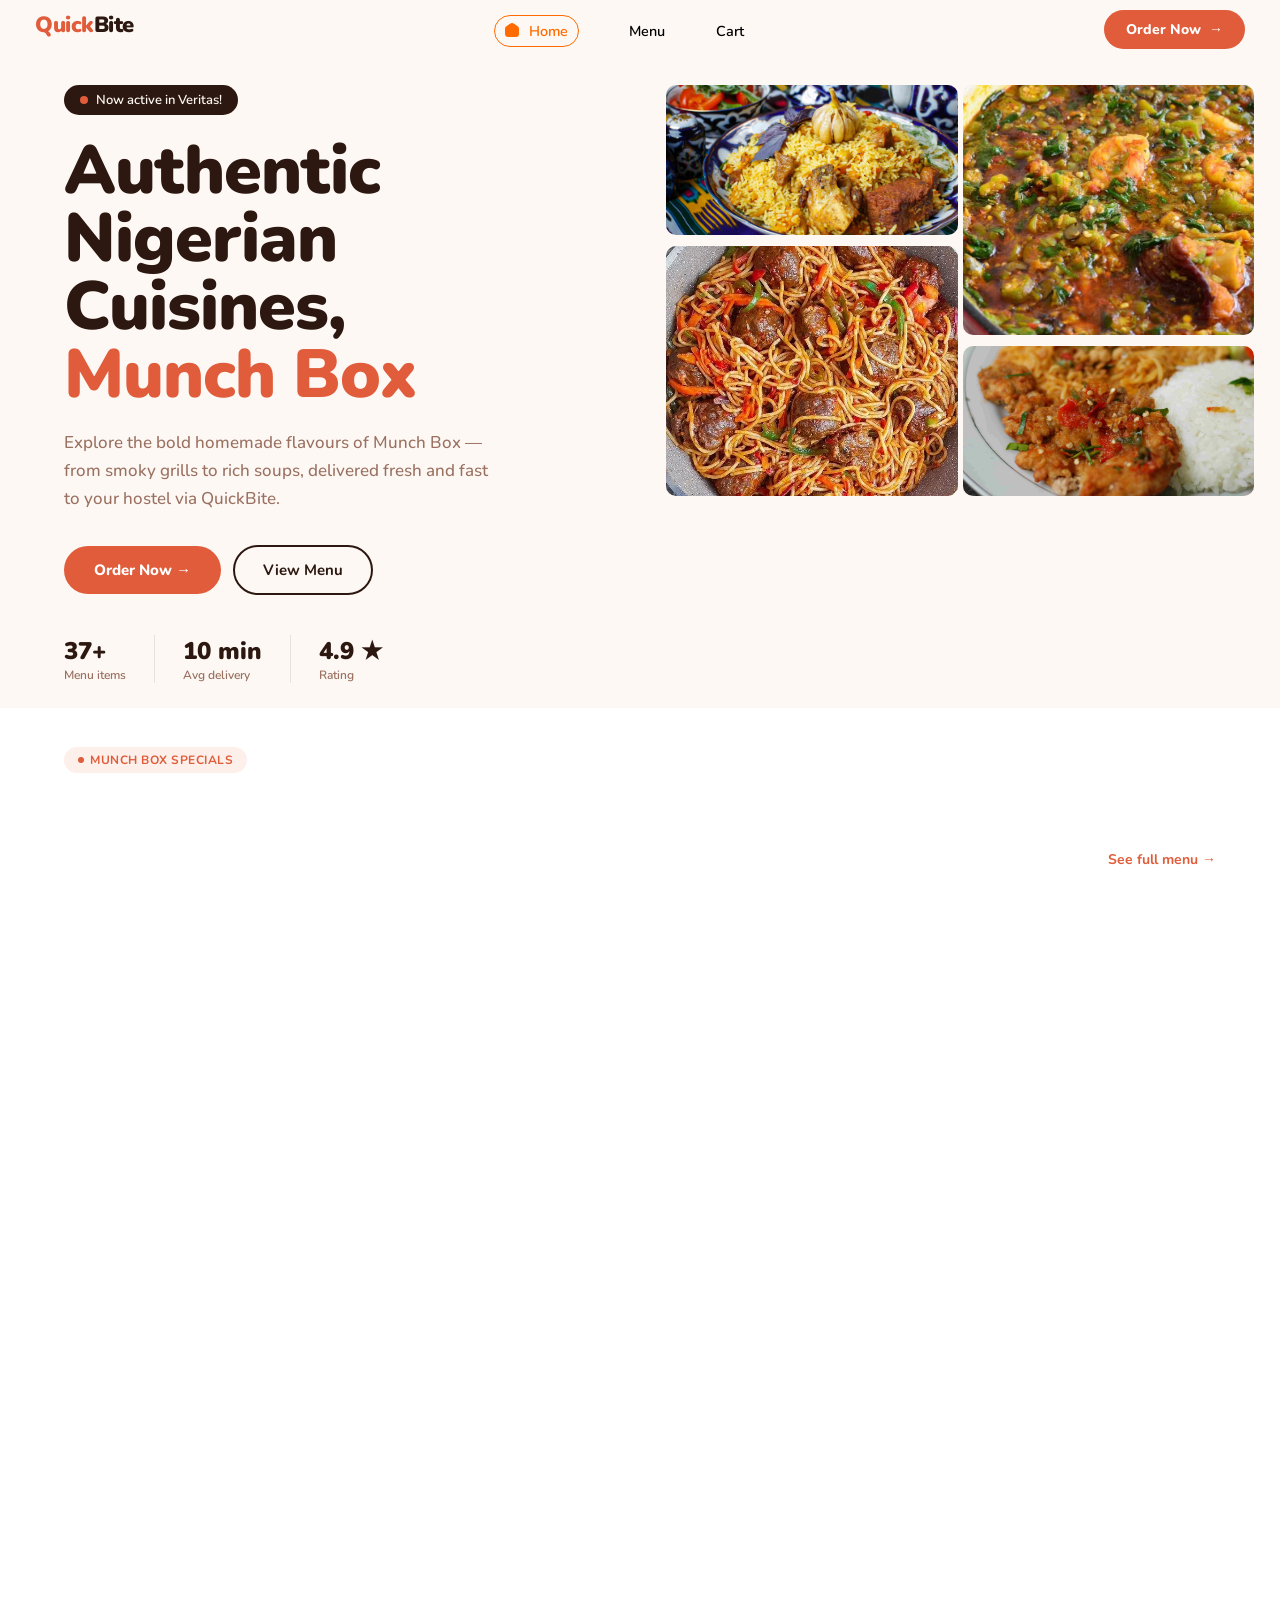
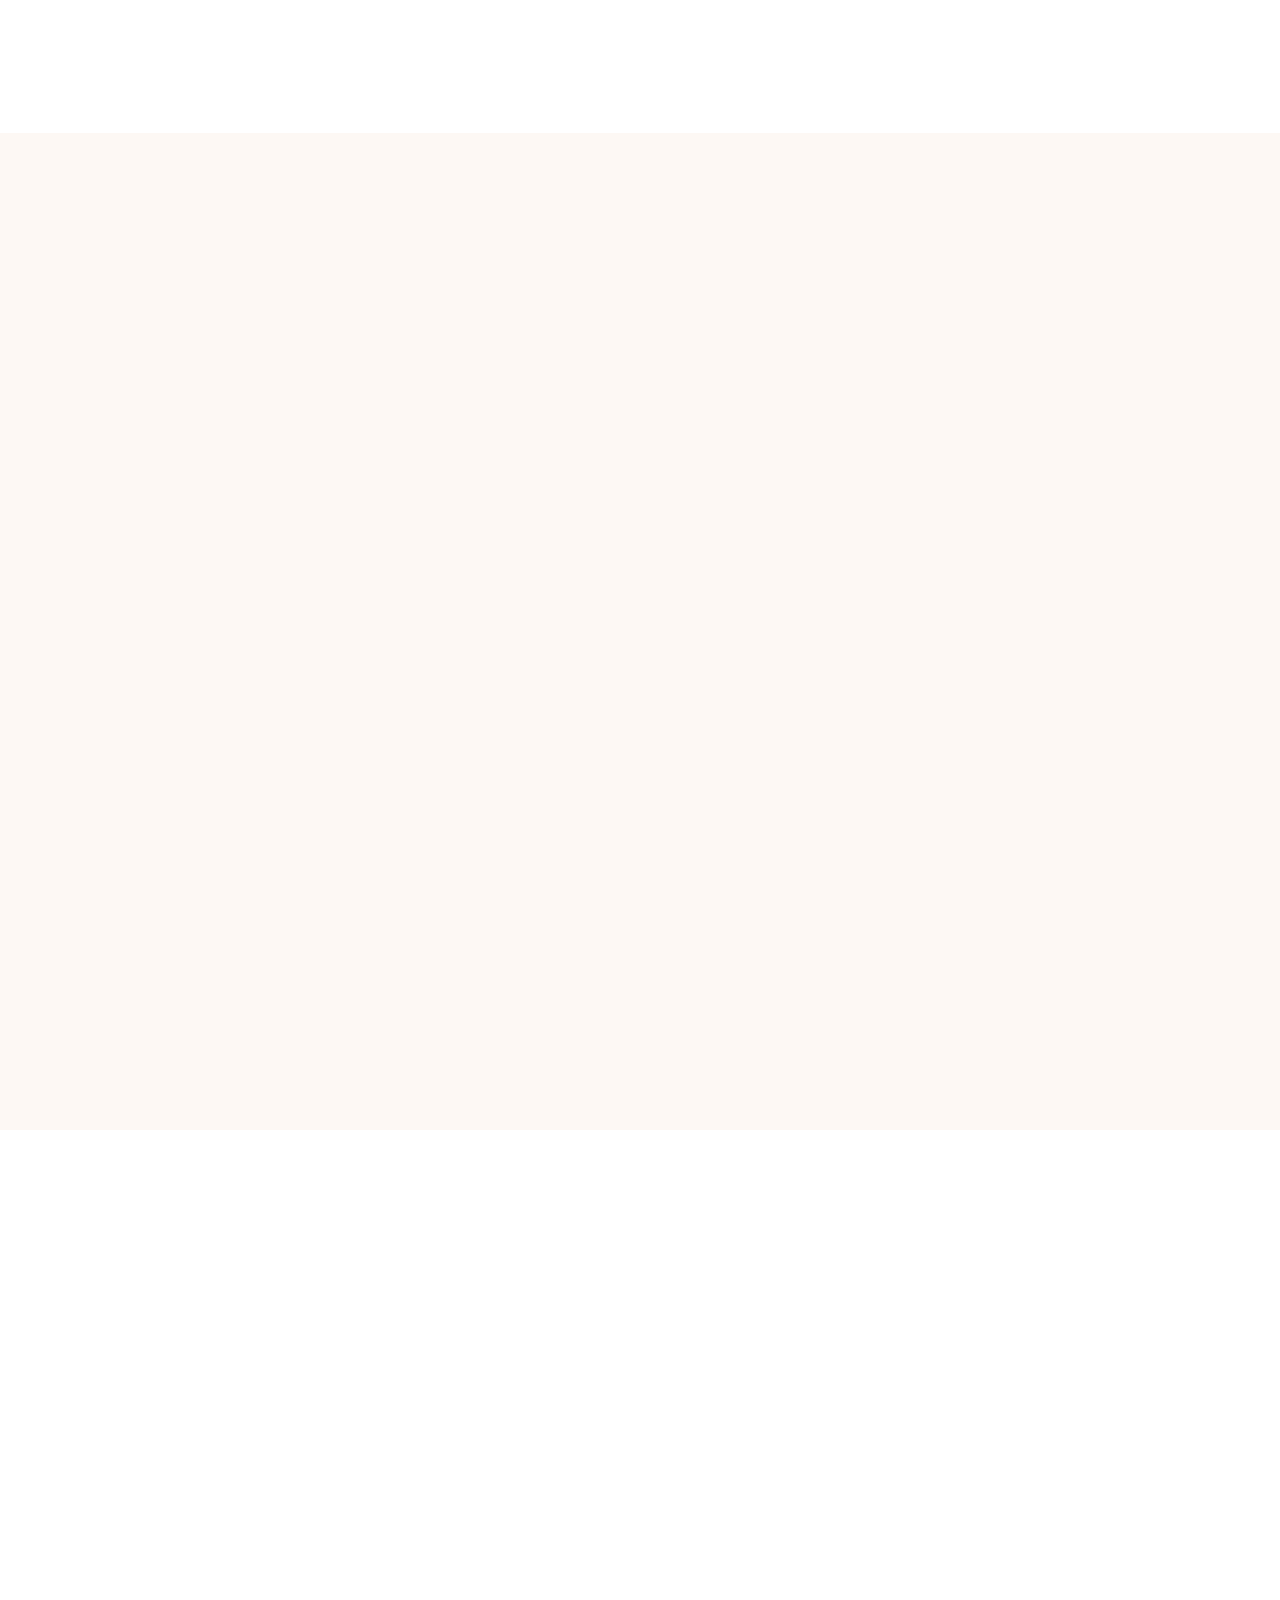
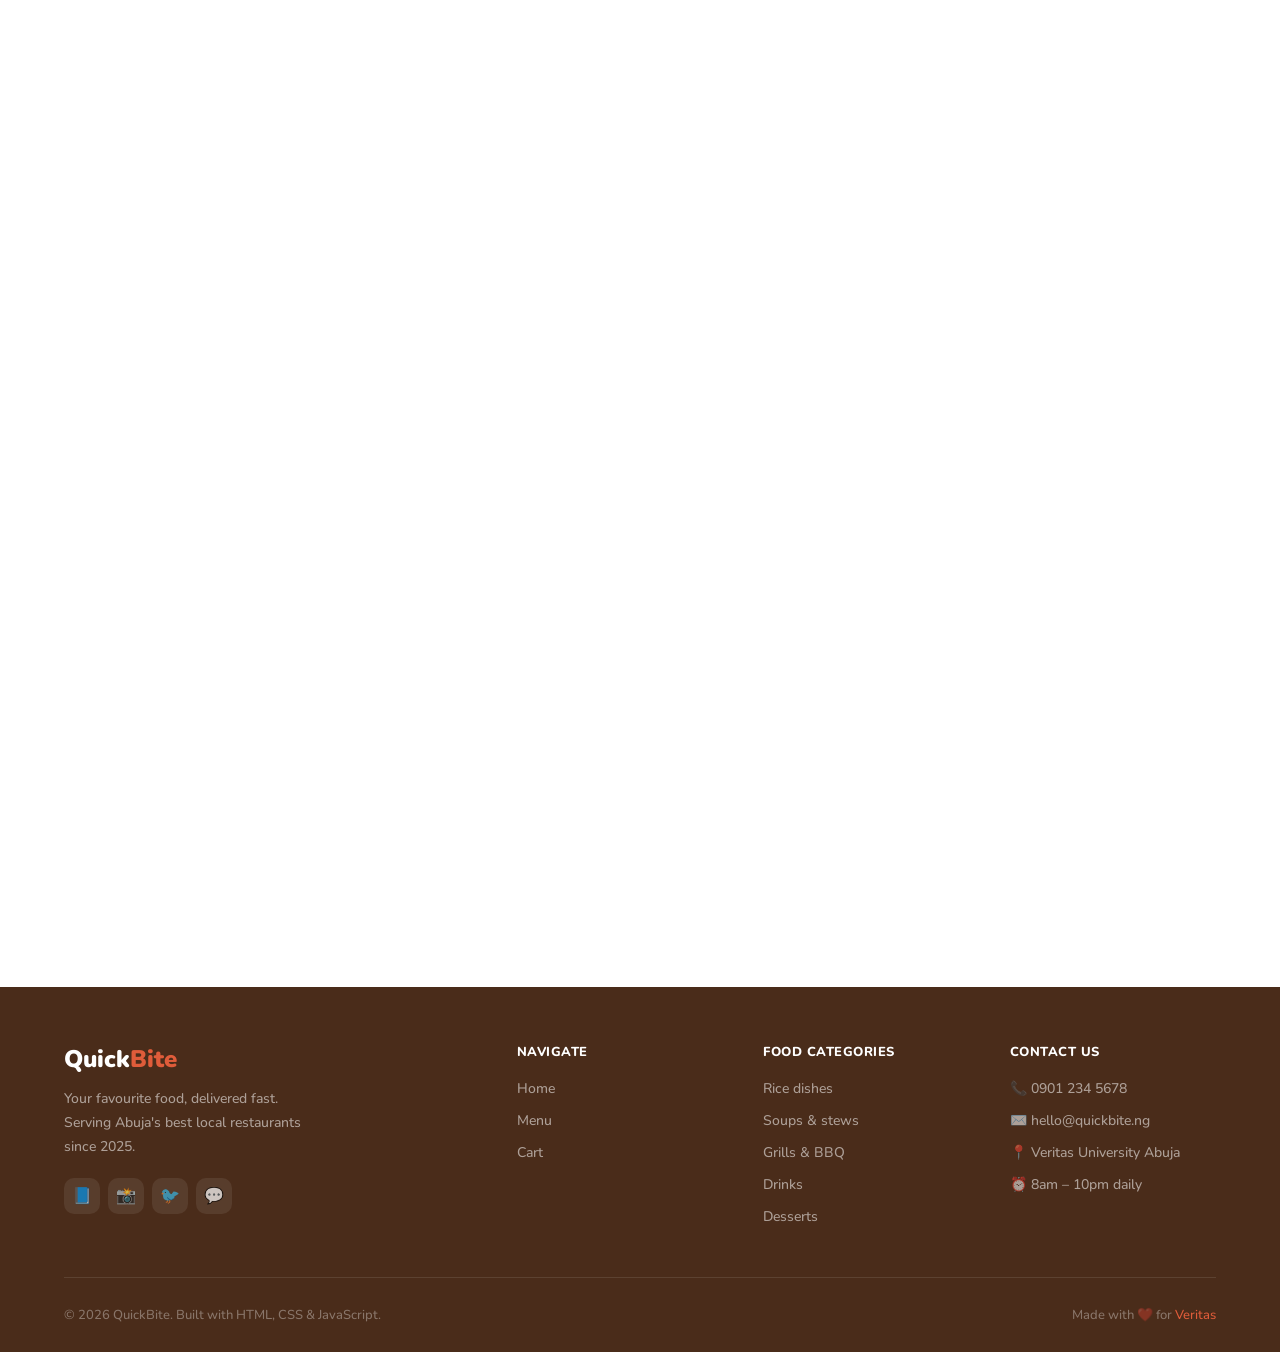
<file: index.html>
<!DOCTYPE html>
<html lang="en">
<head>
    <meta charset="UTF-8">
    <meta name="viewport" content="width=device-width, initial-scale=1.0">
    <link href="https://unpkg.com/aos@2.3.1/dist/aos.css" rel="stylesheet">
    
    <link rel="stylesheet" href="styles/style.css">
    <link rel="stylesheet" href="styles/index.css">
    
    <title>Home Page</title>
</head>

<body>

    <!-- //////////////////////////HEADER SECTION -->
    <header>

        <div class="logo">
           <a href="index.html" class="nav-logo">Quick<span>Bite</span></a>
        </div>


        <nav>
            <ul>
                <a href="index.html" >
                    <div class="active">
                     <img src="icons/house-blank (1).png" alt="">
                    <li>home</li>
                    </div>
                    
                </a>
                <a href="menu.html">
                    <!-- <img src="icons/rectangle-list.png" alt=""> -->
                    <li>menu</li>
                </a>
                
                <a href="cart.html">
                    <!-- <img src="" alt=""> -->
                    <li>cart</li>
                </a>
            </ul>
        </nav>


        <div class="right">
           

            <button class = "order">order now</button>
        </div>

    </header>
    <!-- ///////////////////HEADER SECTION ENDS HERE -->

    <main>


    
    <!-- /////////////////////////////// HERO SECTION -->

    <div class="hero">


        
        <!-- ///////////// SECTION1 -->
        <div class="section1">
            <div class="hero-pill">
      <div class="hero-pill-dot"></div>
      Now active in Veritas!
    </div>
         <h1 class="first_text">Authentic  <br>Nigerian Cuisines, <br> <span>Munch Box</span> </h1>
         <p>Explore the bold homemade flavours of Munch Box — from smoky grills to rich soups, delivered fresh and fast to your hostel via QuickBite.</p> 
        <div class="cta">
            <button class="order" id = "orders">Order Now →</button>
            <button class="view">view menu</button>
        </div>
         <div class="hero-stats">
      <div class="stat">
        <span class="stat-num">37+</span>
        <span class="stat-lbl">Menu items</span>
      </div>
      <div class="stat-divider"></div>
      <div class="stat">
        <span class="stat-num">10 min</span>
        <span class="stat-lbl">Avg delivery</span>
      </div>
      <div class="stat-divider"></div>
      <div class="stat">
        <span class="stat-num">4.9 ★</span>
        <span class="stat-lbl">Rating</span>
      </div>
    </div>
        </div>
        <!--  /////////////////SECTION1 ENDS HERE -->


        <!-- ///////////////////////SECTION2 -->
        <div class="section2">

            <div class="content1">
                <div class="box1">
                    <img src="images/eugene-krasnaok-ojDzHZHcVx4-unsplash.jpg" alt="">
                </div>
                <div class="box2">
                    <img src="images/spaghetti.webp" alt="">
                </div>
            </div>
            <div class="content2">
                <div class="box3">
                    <img src="images/okro soup.webp" alt="">
                </div>
                <div class="box4">
                    <img src="images/rakhmat-suwandi-aseI9y_OCHs-unsplash.jpg" alt="">
                </div>
            </div>

        </div>
        <!-- ////////////////////////SECTION2 ENDS HERE -->

        
    </div>

    <!-- /////////////////////HERO SECTION ENDS HERE -->

        
            <!-- //////////////////FEATURED FOOD SECTION -->

        <div class="featured">

            <div class="featured-header">
    <div>
      <div data-aos="fade-right" class="section-tag">MUNCH BOX SPECIALS</div>
      <h2  data-aos="fade-right" class="section-heading">Today's Best Picks</h2>
      <p data-aos="fade-right"class="section-sub">Freshly prepared and ready to order right now.</p>
    </div>
    <a href="menu.html" class="see-all">See full menu →</a>
  </div>
             
            <div class="container">
                <div class="content1">

                    <!--////////// POPULAR DISH -->
                    <div data-aos="zoom-in-up"  class="box1">
                      <div class="food-img">
                        <img src="images/mohammad-fahim-pvqcYluq7UI-unsplash.jpg" alt="">
                       
                    </div>
                    <div class="food-content">
                        <div>
                        <div class="food-cat">Rice dishes</div>
                        <div class="food-name">Jollof Rice + Chicken</div>
                        <p class="food-desc">The classic Nigerian party rice, slow-cooked in rich tomato stew with a smoky finish. Served with a whole grilled chicken leg.</p>
                        </div>
                        <div class="food-footer">
                        <span class="food-price">₦2,800</span>
                        <button id = "take" onclick="window.location.href = 'menu.html'">view  →</button>
                        </div>
                    </div>
                    </div>


                    <div class="mid">
                        <div data-aos="zoom-in-up" class="box2">
                            <img src="images/abacha.webp" alt="">
                            <div class="overlay-text">
                                <p>Exclusively at</p>
                                <h4>Munch Box</h4>
                                <button id = "take" onclick="window.location.href = 'menu.html'">view  →</button>
                            </div>
                        </div>
                        <div data-aos="zoom-in-up" class="box3">
                            <img src="images/pepper soup.webp" alt="">
                             <div class="overlay-text">
                                <p>Exclusively at</p>
                                <h4>Munch Box</h4>
                                <button id = "take" onclick="window.location.href = 'menu.html'">view  →</button>
                            </div>
                        </div>
                    </div>
                    <div data-aos="zoom-in-up" class="box4">
                        <img src="images/yoad-shejtman-8ctWCIEFtss-unsplash.jpg" alt="">
                        <div class="overlay-text">
                                <p>Exclusively at</p>
                                <h4>Munch Box</h4>
                                <button id = "take" onclick="window.location.href = 'menu.html'">view  →</button>
                            </div>
                    </div>
                </div>

                <div class="content2">
                    <div class="top">
                        <div data-aos="zoom-in-up" class="box5">
                            
      <div class="food-img" style="font-size:52px">
        <img src="images/Egusi Soup & Fufu.webp" alt="">
      </div>
      <div class="food-content">
        <div class="food-cat">Soups</div>
        <div class="food-name">Egusi Soup</div>
        <p class="food-desc">With pounded yam or eba</p>
        <div class="food-footer">
          <span class="food-price">₦1,800</span>
          <button id = "take" onclick="window.location.href = 'menu.html'">view  →</button>
        </div>
      
    </div>
                        </div>
                        <div data-aos="zoom-in-up" class="box6">
                            <div class="food-img" style="font-size:52px">
                                <img src="images/marek-mucha-a74X5kHDs20-unsplash.jpg" alt="">
        <!-- <span class="food-badge" style="background:var(--brown)">New</span> -->
      </div>
      <div class="food-content">
        <div class="food-cat">Grills</div>
        <div class="food-name">Suya Chicken</div>
        <p class="food-desc">Spicy skewered perfection</p>
        <div class="food-footer">
          <span class="food-price">₦2,500</span>
          <button id = "take" onclick="window.location.href = 'menu.html'">view  →</button>
        </div>
      </div>
                        </div>
                    </div>
                    
                    <div data-aos="zoom-in-up" class="box7">
                        <div class="food-img">
                        <img src="images/fried rice.webp" alt="">
                       
                    </div>
                    <div class="food-content">
                        <div>
                        <div class="food-cat">Rice dishes</div>
                        <div class="food-name">Jollof Rice + Chicken</div>
                        <p class="food-desc">The classic Nigerian party rice, slow-cooked in rich tomato stew with a smoky finish. Served with a whole grilled chicken leg.</p>
                        </div>
                        <div class="food-footer">
                        <span class="food-price">₦2,800</span>
                       <button id = "take" onclick="window.location.href = 'menu.html'">view  →</button>
                        </div>
                    </div>
                    </div>

                    <div class="bottom">
                        <div data-aos="zoom-in-up" class="box8">
                            <img src="images/beans.webp" alt="">
                             <div class="overlay-text">
                                <p>Exclusively at</p>
                                <h4>Munch Box</h4>
                                <button id = "take" onclick="window.location.href = 'menu.html'">view  →</button>
                            </div>
                        </div>
                        <div data-aos="zoom-in-up" class="box9">
                            <img src="images/mac.webp" alt="">
                             <div class="overlay-text">
                                <p>Exclusively at</p>
                                <h4>Munch Box</h4>
                                <button id = "take" onclick="window.location.href = 'menu.html'">view  →</button>
                            </div>
                        </div>
                    </div>
                </div>
            </div>

        </div>
        <!--//////////////////////////////// FEATURED SECTIONN ENDS HERE -->


        <!-- //////////////////WHY CHOOSE US SECTION -->

        <div class="why">
        <div class="why-header">
    <div data-aos="fade-up" class="section-tag">Why QuickBite</div>
    <h2 data-aos="fade-up" class="section-heading">Cooked with Heart, <br>Delivered with speed</h2>
    <p data-aos="fade-up" class="section-sub">More than just delivery — a taste of home, every single time.</p>
  </div>

  <div class="container">
    <div class="content">
      <div class="top">
        <div data-aos="fade-right" class="left">
            <div class="text">
                <h3>Easy reorders </h3>
            <p>Your order history is saved so you can reorder your favourites in one tap.</p>
            </div>
            <img src="images/undraw_order-food_c92i.svg" alt="">
        </div>
        <div class="right">
            <div data-aos="fade-left" class="right_top">
                <div class="text">
                    <h3>fast delivery</h3>
                <p>Our riders are fast, our kitchen is ready, and your food arrives hot every time.</p>
                </div>
                <img src="images/undraw_on-the-way_zwi3.svg" alt="">                
            </div>
            <div class="right_bottom">
                <div data-aos="zoom-in" class="box1">
                    <div class="text">
                         <h3>fresh ingredients</h3>
                    <p>Every meal is prepared fresh by skilled local chefs — no frozen shortcuts.</p>
                    </div>
                    <img src="images/undraw_eating-together_mr7m.svg" alt="">                   
                </div>
                <div data-aos="zoom-in" class="box2">
                    <div class="text">
                        <h3>affordable prices</h3>
                    <p>Cash on delivery, bank transfer, or card — all payment methods accepted.</p>
                    </div>
                    <img src="images/undraw_wallet_diag.svg" alt="">
                </div>
            </div>
        </div>
      </div>
      <div data-aos="fade-up" class="bottom">
        <div class="text">
            <h3>rated the #1 food app in veritas</h3>
        <p>Over 12,000 happy customers have made QuickBite their go-to for daily meals and special occasions</p>
        </div>
        <img src="images/undraw_user-feedback_5fp8.svg" alt="">
      </div>
  </div>

  </div>
        </div>
        <!--///////////////// WHY CHOOSE US SECTION ENDS HERE -->



        <!--////////// HOW IT WORKS SECTION -->

        <div class="how">
        <div class="how-header">
    <div data-aos="fade-right" class="section-tag">The process</div>
    <h2 data-aos="fade-right" class="section-heading">Ordering is Simple</h2>
    <p data-aos="fade-right" class="section-sub">Four easy steps from craving to your doorstep.</p>
  </div>

  <div class="container">
    <div class="section1">
        <div class="content">
            <div class="card">
                <div data-aos="fade-right" class="image">
                    <img src="images/undraw_order-food_c92i.svg" alt="">
                </div>
                <div class="text">Browse the menu</div>
            </div>
            
            <div class="card" style="margin-left: 20%;">
                <div class="text">add to cart</div>
                <div data-aos="fade-right" class="image">
                    <img src="images/undraw_shopping-app_b80f.svg" alt="">
                </div>
                
            </div>
            <div class="card">
               <div data-aos="fade-right" class="image">
                <img src="images/undraw_details_sgb2.svg" alt="">
               </div>
                <div class="text">enter delivery details</div>
            </div>
            <div class="card" style="margin-left: 20%">
                <div class="text">get it delivered</div>
                <div data-aos="fade-right" class="image">
                    <img src="images/undraw_on-the-way_zwi3.svg" alt="">
                </div>
                
            </div>
            
        </div>
    </div>
    <div class="section2">
        <div  data-aos="fade-left" class="text" style="margin-top: 50px;">
            <div class="count">step 1</div>
            <h3>browse the menu</h3>
            <p>Open QuickBite and explore hundreds of dishes from local restaurants. Filter by category, price, or rating to find exactly what you're craving.</p>
        </div>
         <div data-aos="fade-left" class="text" style="margin-top: 50px;">
            <div class="count">step 2</div>
            <h3>add to cart</h3>
            <p>Tap the + button on any dish to add it. Adjust quantities, add special instructions, and review your cart before checkout.</p>
        </div>
         <div data-aos="fade-left" class="text" style="margin-top: 50px;">
            <div class="count">step 3</div>
            <h3>enter delivery details</h3>
            <p>Fill in your name, address, and phone number. Choose your preferred payment method — cash or card.</p>
        </div>
         <div data-aos="fade-left" class="text" style="margin-top: 30px;">
            <div class="count">step 4</div>
            <h3>get it delivered</h3>
            <p>Open QuickBite and explore hundreds of dishes from local restaurants. Filter by category, price, or rating to find exactly what you're craving.</p>
        </div>
    </div>
  </div>
        </div>
        <!-- ///////////////HOW IT WORKS SECTION ENDS HERE -->


        <!--/////////// FINAL QUESTION SECTION -->
        <div class="final">
            <h2 data-aos="fade-up">ready to enjoy your meal?</h2>
            <div data-aos="fade-up" class="button">
                <button onclick="window.location.href = 'menu.html'">order now</button>
            </div>
        </div>
        
        </main>
        <!-- ////////////FINAL QUESTION SECTION ENDS HERE -->

        <!-- ── FOOTER ── -->
<footer>
  <div class="footer-top">
    <div class="footer-brand">
      <div class="footer-logo">Quick<span>Bite</span></div>
      <p>Your favourite food, delivered fast. Serving Abuja's best local restaurants since 2025.</p>
      <div class="footer-social">
        <div class="social-btn">📘</div>
        <div class="social-btn">📸</div>
        <div class="social-btn">🐦</div>
        <div class="social-btn">💬</div>
      </div>
    </div>

    <div class="footer-col">
      <h4>Navigate</h4>
      <ul>
        <li><a href="index.html">Home</a></li>
        <li><a href="menu.html">Menu</a></li>
        <li><a href="cart.html">Cart</a></li>
      </ul>
    </div>

    <div class="footer-col">
      <h4>Food categories</h4>
      <ul>
        <li><a href="menu.html">Rice dishes</a></li>
        <li><a href="menu.html">Soups & stews</a></li>
        <li><a href="menu.html">Grills & BBQ</a></li>
        <li><a href="menu.html">Drinks</a></li>
        <li><a href="menu.html">Desserts</a></li>
      </ul>
    </div>

    <div class="footer-col">
      <h4>Contact us</h4>
      <ul>
        <li><a href="#">📞 0901 234 5678</a></li>
        <li><a href="#">✉️ hello@quickbite.ng</a></li>
        <li><a href="#">📍 Veritas University Abuja</a></li>
        <li><a href="#">⏰ 8am – 10pm daily</a></li>
      </ul>
    </div>
  </div>

  <div class="footer-bottom">
    <span>&copy; <span id="year"></span> QuickBite. Built with HTML, CSS & JavaScript.</span>
    <span>Made with ❤️ for <a href="#">Veritas</a></span>
  </div>
</footer>


<script src="scripts/index.js"></script>
   
</body>
<script src="https://unpkg.com/aos@2.3.1/dist/aos.js"></script>
<script>
  AOS.init();
</script>
</html>
</file>
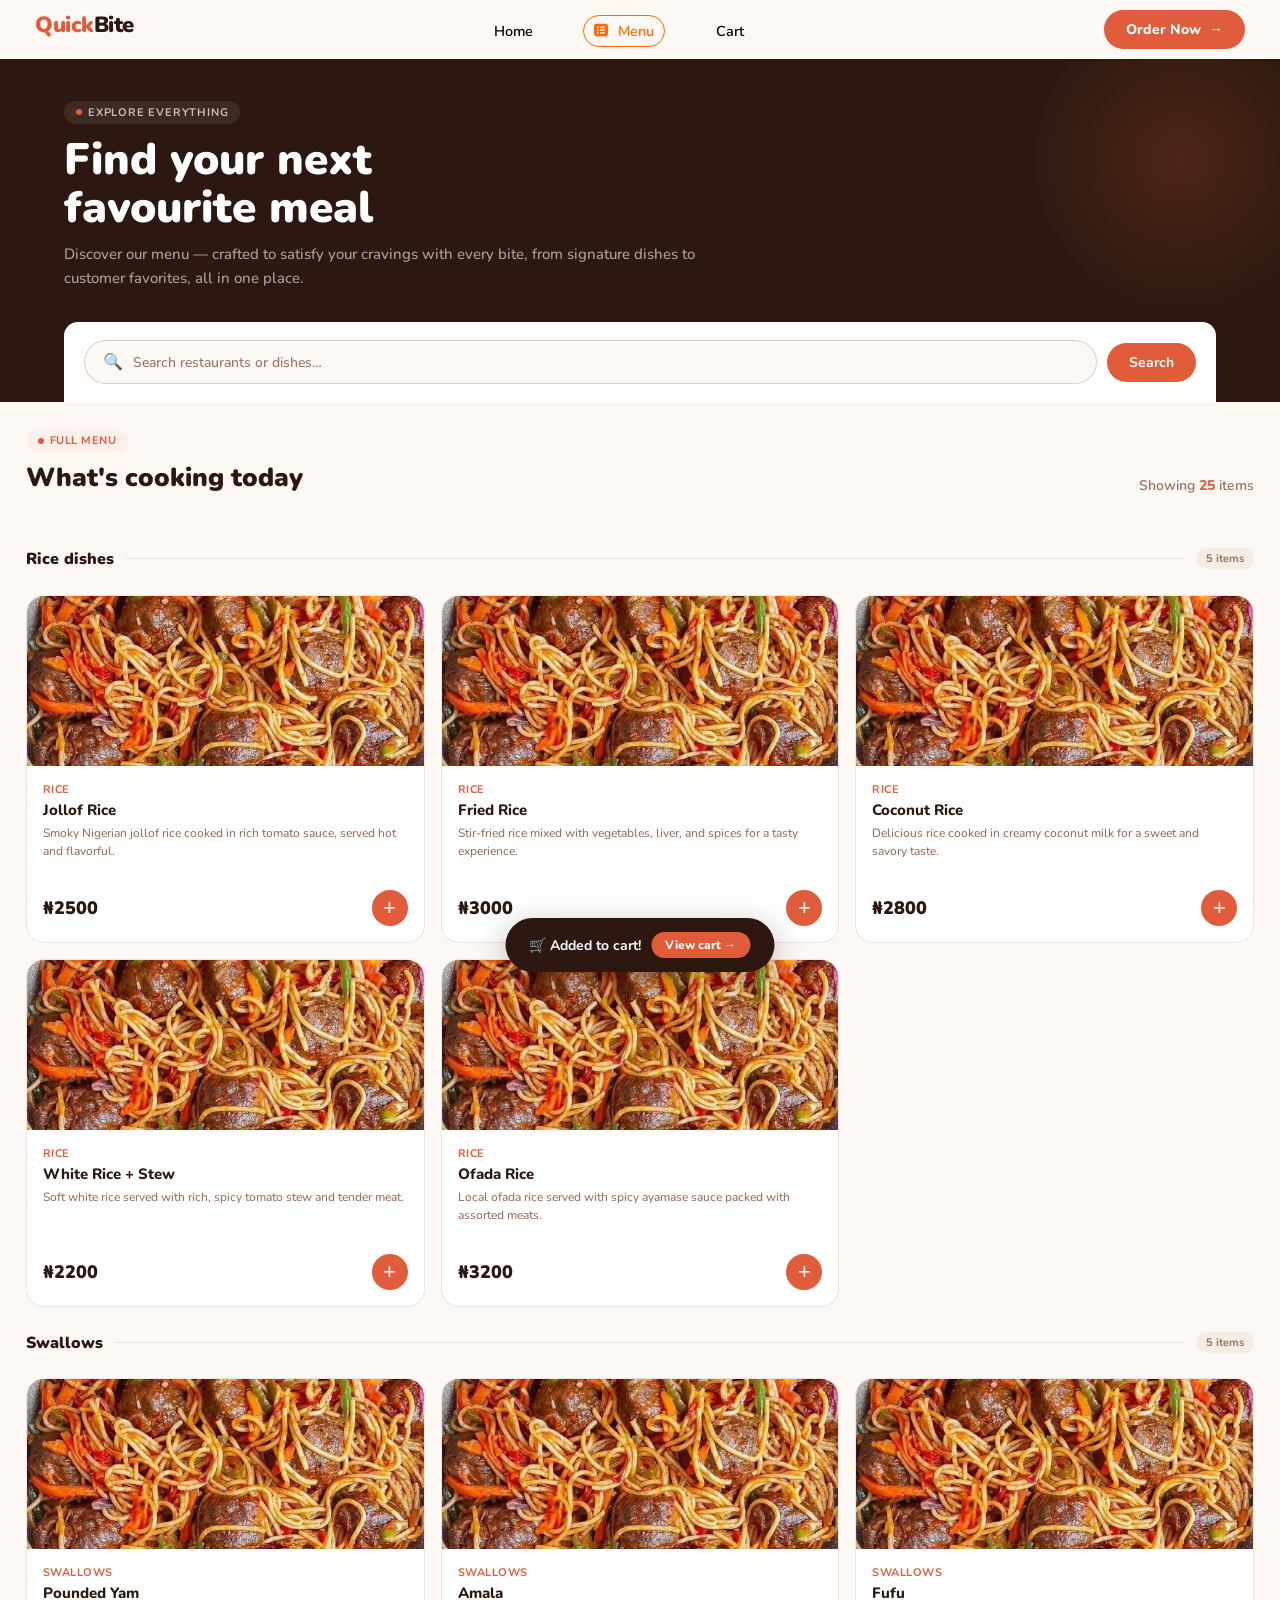
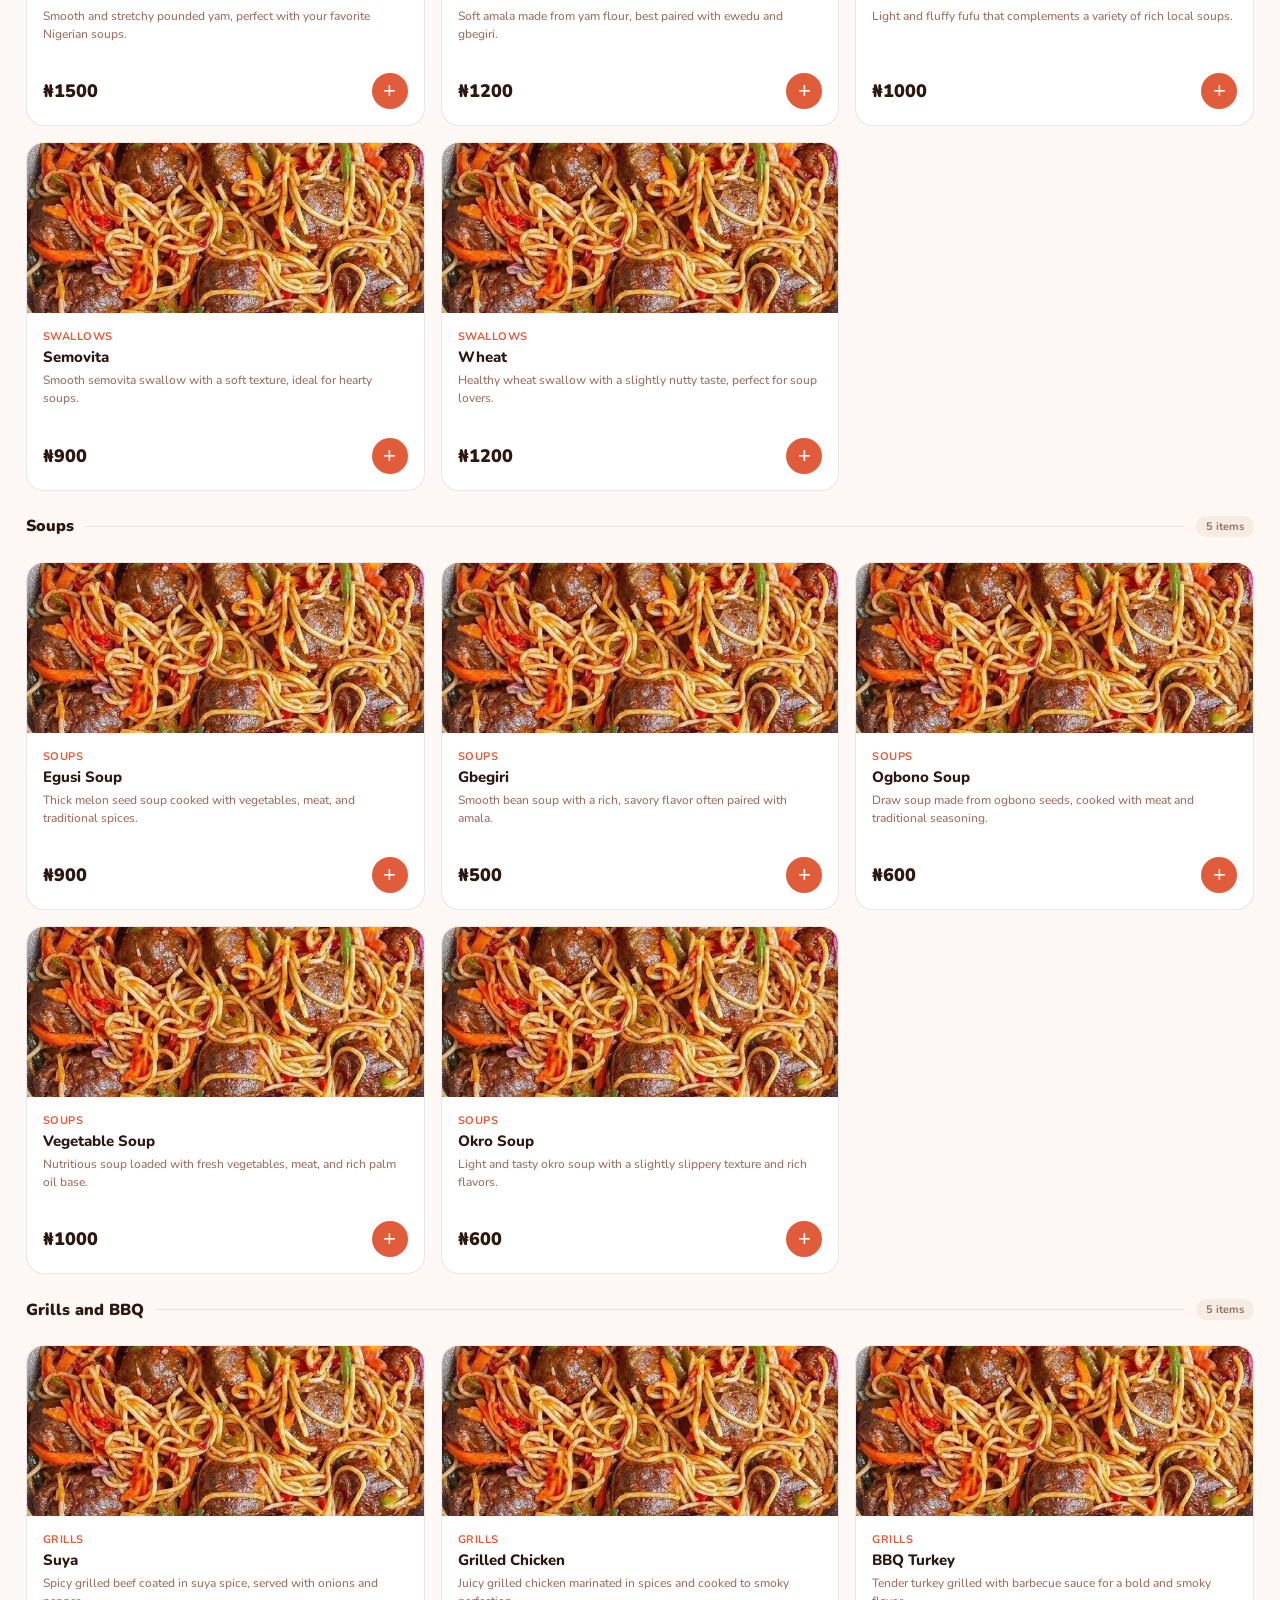
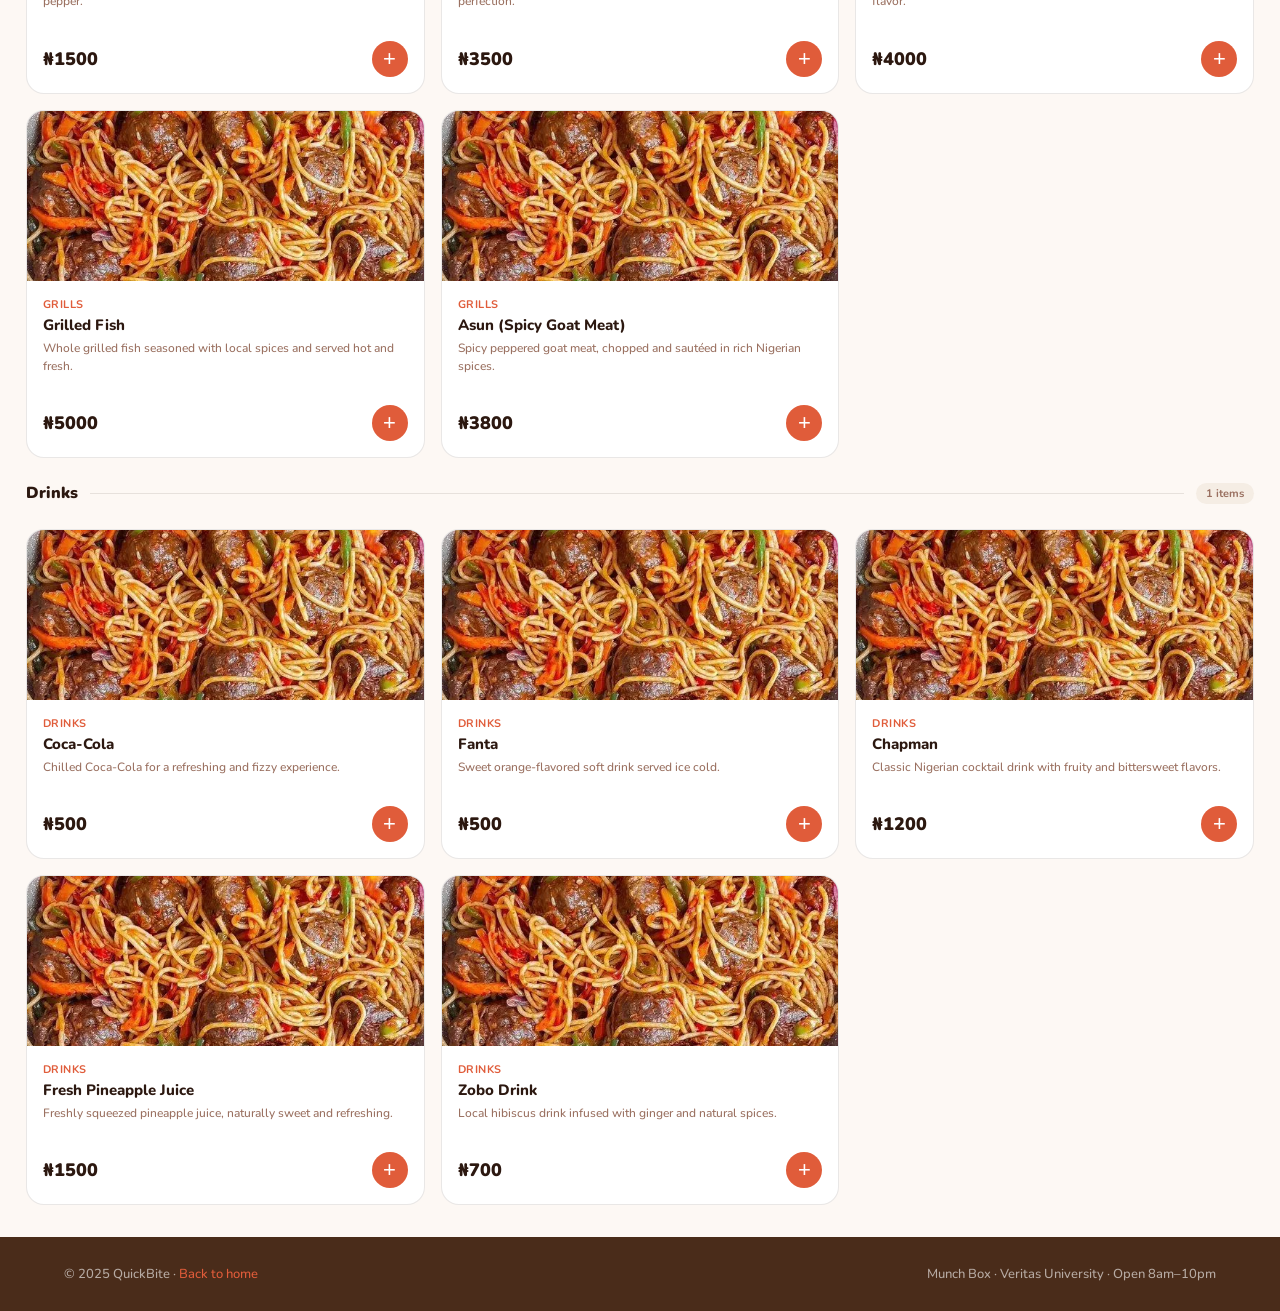
<file: menu.html>
<!DOCTYPE html>
<html lang="en">
<head>
    <meta charset="UTF-8">
    <meta name="viewport" content="width=device-width, initial-scale=1.0">
    <link href="https://unpkg.com/aos@2.3.1/dist/aos.css" rel="stylesheet">
    <link rel="stylesheet" href="styles/style.css">
    <link rel="stylesheet" href="styles/menu.css">
    <title>Menu — QuickBite</title>
</head>

<body>

    <!-- //////////////////////////HEADER SECTION -->
    <header>

        <div class="logo">
           <a href="index.html" class="nav-logo">Quick<span>Bite</span></a>
        </div>


        <nav>
            <ul>
                <a href="index.html" >
                    
                     <!-- <img src="icons/house-blank (1).png" alt=""> -->
                    <li>home</li>
                    
                </a>
                <a href="menu.html">
                    <div class="active">
                    <img src="icons/rectangle-list (1).png" alt="">
                    <li>menu</li>
                    </div>
                </a>
        
                </a>
                <a href="cart.html">
                    <!-- <img src="" alt=""> -->
                    <li>cart</li>
                </a>
            </ul>
        </nav>


        <div class="right">
           

            <button class="order">order now</button>
        </div>

    </header>
    <!-- ///////////////////HEADER SECTION ENDS HERE -->


<!-- /////////////////── PAGE HEADER ── -->
<div class="page-header">
  <div class="header-inner">
    <div class="header-eyebrow">Explore everything</div>
    <h1>Find your next<br>favourite meal</h1>
    <p>Discover our menu — crafted to satisfy your cravings with every bite, from signature dishes to customer favorites, all in one place.</p>
  </div>
  <div class="search-bar-wrap">
    <div class="search-input-wrap">
      <span class="search-icon">🔍</span>
      <input class="search-input" type="text" id="searchInput" placeholder="Search restaurants or dishes…" >
    </div>
    <button class="search-btn">Search</button>
  </div>
</div>
<!-- ── //////////////////////////////PAGE HEADER ENDS HERE ── -->

<!-- /////////////////── FOOD DISPLAY SECTION ── -->

<div class="menu-section-header">
    <div>
      <div class="section-tag">Full menu</div>
      <h2>What's cooking today</h2>
    </div>
    <div class="item-count">Showing <span id="showing-count">25</span> items</div>
  </div>

<!-- /////////////////── RICE DISH SECTION ── -->
 <section>
      <div class="menu-category-label">
        <h3>Rice dishes</h3>
      <div class="cat-line"></div>
      <span class="cat-tag">5 items</span>
      </div>
      
  <div class="menu-grid" id="rice-grid"></div>

    
  
</section>
<!-- /////////////////── RICE DISH SECTION ENDS HERE ── -->



<!-- /////////////////── SOUPS AND SWALLOWS SECTION ── -->
<section>
  <div class="menu-category-label">
        <h3>Swallows</h3>
      <div class="cat-line"></div>
      <span class="cat-tag">5 items</span>
      </div>
  <div class="menu-grid" id="Swallows-grid"></div>
</section>
<!-- /////////////////── SOUPS AND SWALLOWS SECTION ENDS HERE ── -->


<!-- /////////////////── SOUPS AND SWALLOWS SECTION ── -->
<section>
  <div class="menu-category-label">
        <h3>Soups </h3>
      <div class="cat-line"></div>
      <span class="cat-tag">5 items</span>
      </div>
  <div class="menu-grid" id="soups-grid"></div>
</section>
<!-- /////////////////── SOUPS AND SWALLOWS SECTION ENDS HERE ── -->



<!-- /////////////////── GRILLS AND BBQ SECTION ── -->
<section>
  <div class="menu-category-label">
        <h3>Grills and BBQ</h3>
      <div class="cat-line"></div>
      <span class="cat-tag">5 items</span>
      </div>
  <div class="menu-grid" id="grills-grid"></div>
</section>
<!-- /////////////////── GRILLS AND BBQ SECTION ENDS HERE ── -->



<!-- /////////////////── DRINKS SECTION ── -->
<section>
  <div class="menu-category-label">
        <h3>Drinks</h3>
      <div class="cat-line"></div>
      <span class="cat-tag">1 items</span>
      </div>
  <div class="menu-grid" id="drinks-grid"></div>
  
</section>
<!-- /////////////////── DRINKS SECTION ENDS HERE ── -->


<!-- ─── FOOTER ─── -->
<footer>
  <span>© 2025 QuickBite · <a href="index.html">Back to home</a></span>
  <span>Munch Box · Veritas University · Open 8am–10pm</span>
</footer>

 <!-- ─── CART TOAST ─── -->
<div class="cart-toast" id="cartToast">
  <span id="toastMsg">🛒 Added to cart!</span>
  <button class="toast-view">View cart →</button>
</div>

   
</body>
<script src="https://unpkg.com/aos@2.3.1/dist/aos.js"></script>
<script>
  AOS.init();
</script>
<script src="scripts/cart_menu.js"></script>
<script src="scripts/menu.js"></script>
</html>
</file>
<file: styles/style.css>
/* @import url('https://fonts.googleapis.com/css2?family=Alan+Sans:wght@300..900&family=Montserrat:ital,wght@0,100..900;1,100..900&display=swap'); */


@import url('https://fonts.googleapis.com/css2?family=Nunito:ital,wght@0,200..1000;1,200..1000&display=swap');


/* .montserrat-<uniquifier> {
  font-family: "Montserrat", sans-serif;
  font-optical-sizing: auto;
  font-weight: <weight>;
  font-style: normal;
} */

  :root {
    --orange: #E05C3A;
    --orange-light: #F07A5A;
    --orange-pale: #FDF0EB;
    --brown: #2C1810;
    --brown-mid: #4A2C1A;
    --brown-light: #7A4A30;
    --white: #FFFFFF;
    --cream: #FDF8F4;
    --cream2: #F5EDE4;
    --text: #2C1810;
    --muted: #9A7060;
    --border: rgba(44,24,16,0.1);
    --radius: 20px;
    --radius-sm: 12px;
  }

  .nav-logo {
    font-size: 22px;
    font-weight: 900;
    color: var(--orange);
    text-decoration: none;
    letter-spacing: -0.5px;
    /* margin-left: 55px; */
  }

  .nav-logo span { color: var(--brown); }

*{
    margin : 0;
    padding: 0;
    box-sizing: border-box;
}

body{
      font-family: "Nunito", sans-serif;
      background: var(--cream);
}


header{
    display: flex;
    justify-content: space-between;
    padding: 10px 35px;
}

nav{
    width: 250px;
    margin-top: 5px ;
}

nav ul{
    display: flex;
    width: 100%;
    justify-content: space-between;
   
}

nav ul a{
    display: flex;
    align-items: center;
    text-decoration: none;
    color: #000;
     gap: 10px;
}

nav ul a img{
    width: 14px;
    height: 14px;
    margin-top: 2px;
}

nav ul li{
    list-style-type: none;
    text-transform: capitalize;
    font-weight: 600;
    /* color: #a1a1a1; */
    font-size: .9rem;
}

nav ul a .active{
    border: 1px solid #FF6B00;
    display: flex;
    padding: 5px 10px;
    gap: 10px;
    border-radius: 20px;
}

nav ul a .active li{
    color: #FF6B00;
}



.right button{
    background-color: #FF6B00;
    padding: 12px 25px;
    border-radius: 50px;
    border: none;
    color: #fff;
    text-transform: capitalize;
}

.right .order {
    background: var(--orange);
    color: white;
    border: none;
    /* Reduced padding and font-size */
    padding: 10px 22px; 
    font-size: 14px;
    
    border-radius: 99px;
    font-family: 'Nunito', sans-serif;
    font-weight: 800;
    cursor: pointer;
    transition: all 0.3s ease;
    text-decoration: none;
    display: inline-flex; /* Changed to inline-flex to align arrow perfectly */
    align-items: center;
    gap: 8px; /* Space between text and arrow */
}

.right .order::after {
    content: '→'; 
    transition: transform 0.3s ease;
}

.right .order:hover {
    background: #e67e22;
    padding-right: 26px;
}

.right .order:hover::after {
    transform: translateX(5px);
}
</file>
<file: styles/index.css>
:root {
    --orange: #E05C3A;
    --orange-light: #F07A5A;
    --orange-pale: #FDF0EB;
    --brown: #2C1810;
    --brown-mid: #4A2C1A;
    --brown-light: #7A4A30;
    --white: #FFFFFF;
    --cream: #FDF8F4;
    --cream2: #F5EDE4;
    --text: #2C1810;
    --muted: #9A7060;
    --border: rgba(44,24,16,0.1);
    --radius: 20px;
    --radius-sm: 12px;
  }

  html{
    overflow-x: hidden;
  }

 
  
  .section-tag {
    display: inline-flex;
    align-items: center;
    gap: 6px;
    background: var(--orange-pale);
    color: var(--orange);
    font-size: 12px;
    font-weight: 700;
    padding: 5px 14px;
    border-radius: 99px;
    margin-bottom: 14px;
    letter-spacing: 0.5px;
    text-transform: uppercase;
  }

  .section-tag::before {
    content: '';
    width: 6px; height: 6px;
    background: var(--orange);
    border-radius: 50%;
  }

  .section-heading {
    font-size: clamp(28px, 4vw, 44px);
    font-weight: 900;
    line-height: 1.1;
    color: var(--brown);
    margin-bottom: 8px;
  }

  .section-sub {
    font-size: 16px;
    color: var(--muted);
    font-weight: 500;
    max-width: 480px;
    line-height: 1.6;
  }


.hero{
    width: 100%;
    display: flex;
}

.hero .section1{
    width: 50%;
    padding:2% 5% ;
}


  .hero-pill {
    display: inline-flex;
    align-items: center;
    gap: 8px;
    background: var(--brown);
    color: var(--cream);
    font-size: 13px;
    font-weight: 600;
    padding: 6px 16px;
    border-radius: 99px;
    margin-bottom: 22px;
    width: fit-content;
  }

  .hero-pill-dot {
    width: 8px; height: 8px;
    background: var(--orange);
    border-radius: 50%;
    animation: pulse 1.8s ease-in-out infinite;
  }

  @keyframes pulse {
    0%, 100% { opacity: 1; transform: scale(1); }
    50% { opacity: 0.6; transform: scale(0.85); }
  }

.hero .section1 .first_text{
   font-size: clamp(36px, 5.5vw, 68px);
    font-weight: 900;
    line-height: 1.0;
    color: var(--brown);
    margin-bottom: 20px;
    letter-spacing: -1px;
}

.hero .section1 .first_text span{
    color: var(--orange);
   
}

.hero .section1 p{
     font-size: 17px;
    color: var(--muted);
    font-weight: 500;
    line-height: 1.65;
    margin-bottom: 32px;
    max-width: 440px;
}

.hero .cta{
     display: flex;
    gap: 12px;
    align-items: center;
    margin-bottom: 40px;
}

.hero .cta .order{
     background: var(--orange);
    color: white;
    border: none;
    padding: 14px 30px;
    border-radius: 99px;
    font-family: 'Nunito', sans-serif;
    font-size: 15px;
    font-weight: 800;
    cursor: pointer;
    transition: all 0.2s;
    text-decoration: none;
    display: inline-block;
}

.hero .cta .view{
     background: transparent;
    color: var(--brown);
    border: 2px solid var(--brown);
    padding: 13px 28px;
    border-radius: 99px;
    font-family: 'Nunito', sans-serif;
    font-size: 15px;
    font-weight: 700;
    cursor: pointer;
    transition: all 0.2s;
    text-decoration: none;
    display: inline-block;
    text-transform: capitalize;
}

 .hero-stats {
    display: flex;
    gap: 28px;
  }

  .stat { display: flex; flex-direction: column; }
  .stat-num { font-size: 24px; font-weight: 900; color: var(--brown); }
  .stat-lbl { font-size: 12px; font-weight: 600; color: var(--muted); }

  .stat-divider {
    width: 1px;
    background: var(--border);
    align-self: stretch;
  }

.hero .section2{
    /* background-color: red; */
    width: 50%;
    display: flex;
    gap: 5px;
    padding: 2%;
}

.hero .section2 .content1, .hero .section2 .content2{
    /* background-color: blue; */
    width: 50%;
    display: flex;
    flex-direction: column;
    gap: 5px;
}

.hero .section2 .content1 .box1 img , .hero .section2 .content2 .box4 img{
    height: 150px;
    width: 100%;
    background-color: red;
    border-radius: 10px;
    object-fit: cover;
}

.hero .section2 img{
    width: 100%;
    object-fit: contain;
    
}

.hero .section2 .content1 .box2 img, .hero .section2 .content2 .box3 img{
    height: 250px;
    width: 100%;
    background-color: green;
    border-radius: 10px;
    object-fit: cover;
}

/* 🔥 Smooth hover lift effect */
.hero .section2 img {
    transition: transform 0.4s ease, box-shadow 0.4s ease;
}


.hero .section2 .box1 img {
    animation: float 6s ease-in-out infinite;
}

.hero .section2 .box2 img {
    animation: float 6s ease-in-out infinite;
    animation-delay: 1s;
}

.hero .section2 .box3 img {
    animation: float 6s ease-in-out infinite;
    animation-delay: 2s;
}

.hero .section2 .box4 img {
    animation: float 6s ease-in-out infinite;
    animation-delay: 3s;
}



/* Floating animation */
@keyframes float {
    0% { transform: translateY(0px); }
    50% { transform: translateY(-10px); }
    100% { transform: translateY(0px); }
}



.choose h2{
    text-transform: capitalize;
    text-align: center;
}

.choose .container{
    width: 100%;
    display: flex;
    justify-content: center;
    gap: 5px;
    margin-top: 2%;
}

.choose .container .content1, .choose .container .content2{
    width: 30%;
    height: max-content;
    /* background-color: red; */
    display: flex;
    flex-direction: column;
    gap: 5px;
}

.choose .container .content1 .box1, .choose .container .content2 .box4{
    width: 100%;
    height: 180px;
    background-color: green;
    border-radius: 10px;
}

.choose .container .content1 .box2, .choose .container .content2 .box3{
    width: 100%;
    height: 280px;
    background-color:blue ;
    border-radius: 10px;
}

.featured{
    padding: 3% 5%;
    background-color: #fff;
}


  .featured-header {
    display: flex;
    justify-content: space-between;
    align-items: flex-end;
    margin-bottom: 36px;
  }

  .see-all {
    color: var(--orange);
    text-decoration: none;
    font-weight: 700;
    font-size: 14px;
    display: flex;
    align-items: center;
    gap: 4px;
    transition: gap 0.2s;
  }
  .see-all:hover { gap: 8px; }

.featured .container{
    width: 100%;
    display: flex;
    gap: 20px;
}

.featured .content1 {
    width: 50%;
    height: max-content;
    display: flex;
    flex-direction: column;
    gap: 20px;
}

.featured .content1 .box1, .featured .content1 .box4{
    width: 100%;
    height: 300px;
    /* background-color: red; */
    border-radius: 10px;
    position: relative;
}

.featured .content1 .box4 img{
    width: 100%;
    height: 300px;
    object-fit: cover;
    border-radius: 20px;
}

.featured .content1 .box1, .featured .content2 .box7{
    display: flex;
    border-radius: 20px;
}

.featured .content1 .mid{
    display: flex;
    width: 100%;
    gap: 20px;
}

.featured .content1 .mid .box2, .featured .content1 .mid .box3{
    width: 50%;
    height: 150px;
    background-color: blue;
    border-radius: 10px;
    border-radius: 20px;
    position: relative;
}

.featured .content1 .mid .box2 .overlay-text, .featured .content1 .mid .box3 .overlay-text{
    position: absolute;
    top: 0;
    background-color: rgba(0,0,0,0.4);
    width: 100%;
    height: 150px;
    
    border-radius: 20px;
    padding: 10px;
    display: flex;
    flex-direction: column;
    justify-content: end;
}

.featured .content1 .box4 .overlay-text{
  position: absolute;
    top: 0;
    background-color: rgba(0,0,0,0.4);
    width: 100%;
    height: 300px;
    
    border-radius: 20px;
    padding: 10px;
    display: flex;
    flex-direction: column;
    justify-content: end;
}

.featured .content2 .bottom .box8 .overlay-text, .featured .content2 .bottom .box9 .overlay-text{
position: absolute;
    top: 0;
    background-color: rgba(0,0,0,0.4);
    width: 100%;
    height: 200px;
    
    border-radius: 20px;
    padding: 10px;
    display: flex;
    flex-direction: column;
    justify-content: end;
}

.featured .content1 .mid .box2 .overlay-text p, .featured .content1 .mid .box3 .overlay-text p{
  color: var(--white);
  font-weight: 600;
  font-size: 14px;
}

.featured .content2 .bottom .box8 p, .featured .content2 .bottom .box9 p{
   color: var(--white);
  font-weight: 600;
  font-size: 14px;
}

.featured .content1 .box4 .overlay-text p{
  color: var(--white);
  font-weight: 600;
  font-size: 14px;
}

.featured .content1 .mid .box2 .overlay-text h4, .featured .content1 .mid .box3 .overlay-text h4{
  font-weight: 900;
   font-size: 28px;
  color: var(--orange);  
  text-transform: capitalize;
}

.featured .content1 .box4 .overlay-text h4{
  font-weight: 900;
   font-size: 28px;
  color: var(--orange);  
  text-transform: capitalize;
}

.featured .content2 .bottom .box8 h4, .featured .content2 .bottom .box9 h4{
  font-weight: 900;
   font-size: 28px;
  color: var(--orange);  
  text-transform: capitalize;
}

.featured .content1 .mid .box2 .overlay-text button, .featured .content1 .mid .box3 .overlay-text  button{
  width: 80px;
  text-transform: capitalize;
  font-family: "Nunito", sans-serif;
  padding: 5px;
  border-radius: 10px;
  color: var(--white);
  background-color: var(--orange-light);
  border: none;
}


#take{
    width: 80px;
  text-transform: capitalize;
  font-family: "Nunito", sans-serif;
  padding: 5px;
  border-radius: 10px;
  color: var(--white);
  background-color: var(--orange-light);
  border: none;
  cursor: pointer;
}

.featured .content1 .box4 .overlay-text button{
   width: 80px;
  text-transform: capitalize;
  font-family: "Nunito", sans-serif;
  padding: 5px;
  border-radius: 10px;
  color: var(--white);
  background-color: var(--orange-light);
  border: none;
}

.featured .content2 .bottom .box8 .overlay-text button, .featured .content2 .bottom .box9 .overlay-text button{
  width: 80px;
  text-transform: capitalize;
  font-family: "Nunito", sans-serif;
  padding: 5px;
  border-radius: 10px;
  color: var(--white);
  background-color: var(--orange-light);
  border: none;
}

.featured .content1 .mid .box2 img, .featured .content1 .mid .box3 img{
   width: 100%;
   height: 150px;
   object-fit: cover;
   border-radius: 20px;
}

.featured .content2{
    width: 50%;
    height: max-content;
    display: flex;
    flex-direction: column;
    gap: 20px;
}

.featured .content2 .top{
    display: flex;
    gap: 20px;
}

.featured .content2 .box5, .featured .content2 .box6{
    width: 50%;
    height: 300px;
     background: var(--cream);
    border-radius: 10px;
    border-radius: 20px;
}

.featured .content2 .box7{
    width: 100%;
    height: 250px;
    /* background-color: green; */
    border-radius: 10px;
}

.featured .content2 .bottom{
    display: flex;
    gap: 20px;
}

.featured .content2 .bottom .box8, .featured .content2 .bottom .box9{
     width: 50%;
    height: 200px;
    /* background-color: blue; */
    border-radius: 10px;
    position: relative;
}

.featured .content2 .bottom .box8 img, .featured .content2 .bottom .box9 img{
    object-fit: cover;
    width: 100%;
    height: 200px;
    border-radius: 20px;
}

.featured .content1 .box1 .food-img, .featured .content2 .box7 .food-img {
    width: 50%;
    object-fit: cover;
    
}

.featured .content1 .box1 img{
    width: 100%;
    object-fit: cover;
    height: 300px;
    border-top-left-radius: 20px;
    border-bottom-left-radius: 20px;
}

.featured .content2 .box7 img{
     width: 100%;
    object-fit: cover;
    height: 250px;
    border-top-left-radius: 20px;
    border-bottom-left-radius: 20px;
}

.featured .content1 .box1 .food-content, .featured .content2 .box7 .food-content{
    width: 50%;
     padding: 24px; display: flex; 
     flex-direction: column; 
     justify-content: space-between;
     background: var(--cream);
     border-top-right-radius: 20px;
     border-bottom-right-radius: 20px;
}

.food-cat {
    font-size: 11px;
    font-weight: 700;
    color: var(--orange);
    text-transform: uppercase;
    letter-spacing: 0.5px;
    margin-bottom: 4px;
  }

  .food-name {
    font-size: 20px;
    font-weight: 800;
    color: var(--brown);
    margin-bottom: 4px;
  }

  .food-card.big .food-name { font-size: 22px; margin-bottom: 8px; }

  .food-desc {
    font-size: 12px;
    color: var(--muted);
    font-weight: 500;
    line-height: 1.5;
    margin-bottom: 14px;
  }

  .food-footer {
    display: flex;
    justify-content: space-between;
    align-items: center;
  }

  .food-price {
    font-size: 18px;
    font-weight: 900;
    color: var(--brown);
  }

  .food-card.big .food-price { font-size: 24px; }

 .add-circle {
    width: 34px; height: 34px;
    background: var(--orange);
    border-radius: 50%;
    border: none;
    color: white;
    font-size: 20px;
    font-weight: 400;
    cursor: pointer;
    display: flex; align-items: center; justify-content: center;
    transition: all 0.2s;
    flex-shrink: 0;
    line-height: 1;
  }

  .add-circle:hover { background: var(--brown); transform: rotate(90deg) scale(1.1); }
  
.featured .content2 .box5 .food-img, .featured .content2 .box6 .food-img {
    /* background: var(--cream2); */
    display: flex;
    align-items: center;
    justify-content: center;
    font-size: 56px;
    height: 160px;
    position: relative;
   
  }

  .featured .content2 .box5 .food-img img, .featured .content2 .box6 .food-img img{
    object-fit: cover;
    width: 100%;
    height: 160px;
     border-top-left-radius: 20px;
    border-top-right-radius: 20px;
  }

  .featured .content2 .box5 .food-content, .featured .content2 .box6 .food-content { padding: 16px; }


  .why{
    padding: 2%;
  }
  .why-header { text-align: center; margin-bottom: 48px; }
  .why-header .section-sub { margin: 0 auto; }

  .why .container{
    width: 100%;
    display: flex;
    padding: 0% 2%;
    justify-content: center;
    /* background-color: red; */
  }

.why .container .content{
  display: flex;
  flex-direction: column;
  gap: 20px;
}

  .why .container .top{
    width: 100%;
    height: max-content;
    /* background-color: green; */
    display: flex;
    gap: 20px;
  }

  .why .container .left{
    padding: 20px;
    width: 50%;
    height: 400px;
    background: var(--orange);
    border-radius: 20px;
    position: relative;
  }

  .why .container .right{
    display: flex;
    flex-direction: column;
    gap: 20px;
  }

  .why .container .right .right_top{
    width: 100%;
    height: 200px;
    background: var(--cream2);
    border-radius: 20px;
    padding: 20px;
    position: relative;
  }


  .why .container .right .right_bottom {
    display: flex;
    gap: 20px;
  }

  .why .container .right .right_bottom .box1, .why .container .right .right_bottom .box2{
    background: var(--cream2);
    height: 190px;
    border-radius: 20px;
    padding: 20px;
    position: relative;
  }

  .why .container .right .right_bottom .box1 h3, .why .container .right .right_bottom .box2 h3{
    font-size: 18px;
  }

  .why .container .bottom{
    width: 100%;
    height: 300px;
    background: var(--brown-mid);
    border-radius: 20px;
    padding: 20px;
    position: relative;
  }

  .why .bottom h3, .why .container .top .left h3{
    color: var(--white);
  }

  .why .bottom p, .why .container .top .left p{
    color: var(--cream2);
    margin-top: 10px;
  }

  .why .container .top .left p{
    width: 70%;
  }

  .why h3{
    font-size: 28px;
    text-transform: capitalize;
    font-size: 900;
  }

  .why p{
    color:  var(--text);
    font-size: .9rem;
   font-weight: 500; 
  }

  .why .container .top .left img{
    width: 250px;
    height: 250px;
    position: absolute;
    right: 0;
    bottom: 20px;
    rotate: 30deg;
  }

  .why .container .top .right .right_top img{
    width: 350px;
    height: 350px;
    position: absolute;
    right: 15px;
    top: -55px;
  }

  .why .container .top .right .right_top p{
    width: 50%;
    margin-top: 10px;
  }

  .why .container .top .right .right_bottom .box1 img , .why .container .top .right .right_bottom .box2 img{
    width: 150px;
    height: 150px;
    position: absolute;
    right: 0;
    bottom: 5px;
  }

  .why .container .top .right .right_bottom .box1 img{
    width: 180px;
    height: 180px;
  }

  .why .container .top .right .right_bottom .box1 p, .why .container .top .right .right_bottom .box2 p{
    width: 50%;
    margin-top: 10px;
    font-size: .8rem;
  }

  .why .container .bottom img{
    width: 250px;
    height: 250px;
    position: absolute;
    right: 0;
    bottom: 10px;
  }

  .how{
    padding: 2% 5%;
    background-color: var(--white);
  }

  .how .container{
    width: 100%;
    display:flex ;
  }

  .how .container .section1{
    width: 60%;
    margin-top: 2%;
   
  }

  .how .container .section1 .content{
      width: 100%;
    margin-top: 2%;
    display: flex;
    flex-direction: column;
    gap: 50px;
  }

  .how .container .section1 .card{
    display: flex;
    gap: 10px;
  }

  .how .container .section1 .card .image{
    width: 250px;
    height: 200px;
    border-radius: 20px;
    /* background-color: var(--cream2); */
  }

  .how .container .section1 .card img{
    width: 100%;
    height: 200px;
    
  }

  .how .container .section1 .card .text{
    text-transform: capitalize;
    margin-top: 20%;
    font-weight: 600;
    display: none;
    
  }

  .how .container .section2{
    width: 40%;
    display: flex;
    flex-direction: column;
    gap: 120px;
  }

  .how .count{
    text-transform: capitalize;
    border: 1px solid #2C1810;
    width: max-content;padding: 2px 10px;
    border-radius: 20px;
    font-size: .9rem;
    font-weight: 500;
  }

  .how h3{
    text-transform: capitalize;
    font-weight: 800;
    color: var(--text);
    margin-top: 5px;
  }

  .how p{
    font-size: .9rem;
    margin-top: 5px;
    font-weight: 500;
  }

  .how .section2 .text{
    border-left: 3px solid var(--border);   
    padding-left:50px ;
  }

  .final{
    padding: 7% 0%;
    background-color: var(--white);
    text-align: center;
    text-transform: capitalize;
    font-size: 30px;
    font-weight: 900;
  }

  .final .button{
    width: 100%;
    display: flex;
    justify-content: center;
    margin-top: 10px;
  }

  .final .button button{
    background: var(--orange);
    color: white;
    border: none;
    padding: 14px 30px;
    border-radius: 99px;
    font-family: 'Nunito', sans-serif;
    font-size: 15px;
    font-weight: 800;
    cursor: pointer;
    transition: all 0.2s;
    text-decoration: none;
    display: inline-block;
    text-transform: capitalize;
  }


  /* ── FOOTER ── */
  footer {
    background: var(--brown-mid);
    padding: 56px 5% 28px;
    color: rgba(255,255,255,0.7);
  }

  .footer-top {
    display: grid;
    grid-template-columns: 2fr 1fr 1fr 1fr;
    gap: 40px;
    padding-bottom: 40px;
    border-bottom: 1px solid rgba(255,255,255,0.1);
    margin-bottom: 28px;
  }

  .footer-brand p {
    font-size: 14px;
    line-height: 1.7;
    color: rgba(255,255,255,0.55);
    margin: 12px 0 20px;
    font-weight: 500;
    max-width: 260px;
  }

  .footer-logo {
    font-size: 24px;
    font-weight: 900;
    color: white;
  }

  .footer-logo span { color: var(--orange); }

  .footer-social {
    display: flex;
    gap: 8px;
  }

  .social-btn {
    width: 36px; height: 36px;
    background: rgba(255,255,255,0.08);
    border-radius: 10px;
    display: flex; align-items: center; justify-content: center;
    font-size: 16px;
    cursor: pointer;
    transition: background 0.2s;
  }

  .social-btn:hover { background: var(--orange); }

  .footer-col h4 {
    font-size: 13px;
    font-weight: 800;
    color: white;
    letter-spacing: 0.5px;
    text-transform: uppercase;
    margin-bottom: 16px;
  }

  .footer-col ul { list-style: none; }

  .footer-col ul li {
    margin-bottom: 10px;
  }

  .footer-col ul li a {
    text-decoration: none;
    font-size: 14px;
    color: rgba(255,255,255,0.55);
    font-weight: 500;
    transition: color 0.2s;
  }

  .footer-col ul li a:hover { color: var(--orange); }

  .footer-bottom {
    display: flex;
    justify-content: space-between;
    align-items: center;
    font-size: 13px;
    color: rgba(255,255,255,0.35);
    font-weight: 500;
  }

  .footer-bottom a { color: var(--orange); text-decoration: none; }
</file>
<file: styles/menu.css>
:root {
    --orange: #E05C3A;
    --orange-light: #F07A5A;
    --orange-pale: #FDF0EB;
    --brown: #2C1810;
    --brown-mid: #4A2C1A;
    --brown-light: #7A4A30;
    --white: #FFFFFF;
    --cream: #FDF8F4;
    --cream2: #F5EDE4;
    --text: #2C1810;
    --muted: #9A7060;
    --border: rgba(44,24,16,0.1);
    --border2: rgba(44,24,16,0.18);
    --radius: 18px;
    --radius-sm: 10px;
  }

  /* ── PAGE HEADER ── */
  .page-header {
    background: var(--brown);
    padding: 40px 5% 0;
    position: relative; overflow: hidden;
  }
  .page-header::before {
    content: '';
    position: absolute; top: -60px; right: -60px;
    width: 320px; height: 320px;
    background: radial-gradient(circle, rgba(224,92,58,0.18) 0%, transparent 70%);
    pointer-events: none;
  }
  .header-inner { max-width: 640px; margin-bottom: 32px; }
  .header-eyebrow {
    display: inline-flex; align-items: center; gap: 6px;
    background: rgba(255,255,255,0.08); color: rgba(255,255,255,0.7);
    font-size: 11px; font-weight: 700; padding: 4px 12px;
    border-radius: 99px; margin-bottom: 12px; letter-spacing: 0.8px; text-transform: uppercase;
  }
  .header-eyebrow::before { content:''; width:6px; height:6px; background:var(--orange); border-radius:50%; }
  .page-header h1 { font-size: clamp(28px, 4vw, 44px); font-weight: 900; color: white; line-height: 1.1; margin-bottom: 10px; }
  .page-header p { font-size: 15px; color: rgba(255,255,255,0.6); font-weight: 500; line-height: 1.6; }

  /* Search bar inside header */
  .search-bar-wrap {
    background: var(--white);
    border-radius: 14px 14px 0 0;
    padding: 18px 20px;
    display: flex; gap: 10px; align-items: center;
  }
  .search-input-wrap {
    flex: 1; display: flex; align-items: center; gap: 10px;
    background: var(--cream); border: 1px solid var(--border2);
    border-radius: 99px; padding: 10px 18px;
  }
  .search-icon { font-size: 16px; flex-shrink: 0; }
  .search-input {
    flex: 1; border: none; background: none; font-family: 'Nunito', sans-serif;
    font-size: 14px; font-weight: 600; color: var(--text); outline: none;
  }
  .search-input::placeholder { color: var(--muted); font-weight: 500; }
  .search-btn {
    background: var(--orange); color: white; border: none; padding: 10px 22px;
    border-radius: 99px; font-family: 'Nunito', sans-serif; font-size: 14px;
    font-weight: 700; cursor: pointer; transition: all 0.2s; white-space: nowrap;
  }
  .search-btn:hover { background: var(--orange-light); }

.menu-section-header {
  padding: 2% 2% 0% 2%;
    display: flex; align-items: flex-end;
    justify-content: space-between; margin-bottom: 28px;
  }

  .section-tag {
    display: inline-flex; align-items: center; gap: 6px;
    background: var(--orange-pale); color: var(--orange);
    font-size: 11px; font-weight: 700; padding: 4px 12px;
    border-radius: 99px; margin-bottom: 8px;
    letter-spacing: 0.5px; text-transform: uppercase;
  }
  .section-tag::before { content:''; width:6px; height:6px; background:var(--orange); border-radius:50%; }

  .menu-section-header h2 { font-size: 26px; font-weight: 900; color: var(--brown); }

  .item-count { font-size: 14px; color: var(--muted); font-weight: 600; }
  .item-count span { color: var(--orange); font-weight: 800; }

  section{
    padding: 0% 2%;
  }

   /* Category group label */
  .menu-category-label {
    grid-column: 1 / -1;
    display: flex; align-items: center; gap: 12px;
    /* padding: 8px 0 4px; */
    padding: 2% 0%;
  }

  .menu-category-label h3 {
    font-size: 16px; font-weight: 900; color: var(--brown);
    white-space: nowrap;
  }

  .menu-category-label .cat-line {
    flex: 1; height: 1px; background: var(--border);
  }

  .menu-category-label .cat-tag {
    background: var(--cream2); color: var(--muted);
    font-size: 11px; font-weight: 700; padding: 3px 10px;
    border-radius: 99px; white-space: nowrap;
  }

    .menu-grid {
    display: grid;
    grid-template-columns: repeat(3, 1fr);
    gap: 16px;
   
  }

  .meal-card {
    background: var(--white);
    border: 1px solid var(--border);
    border-radius: var(--radius);
    overflow: hidden;
    cursor: pointer;
    transition: transform 0.25s, box-shadow 0.25s;
    display: flex; flex-direction: column;
  }
  .meal-card:hover {
    transform: translateY(-5px);
    box-shadow: 0 18px 44px rgba(44,24,16,0.12);
  }

  
 
  

  

  .meal-img {
    position: relative;
    background: var(--cream2);
    display: flex; align-items: center; justify-content: center;
    font-size: 54px; height: 170px; overflow: hidden;
    flex-shrink: 0;
  }

  .meal-img img {
    width: 100%; height: 100%; object-fit: cover;
    /* display: block; position: absolute; inset: 0; */
  }

  .meal-badge {
    position: absolute; top: 10px; left: 10px;
    font-size: 10px; font-weight: 800; padding: 3px 9px;
    border-radius: 99px; text-transform: uppercase; letter-spacing: 0.3px;
    z-index: 2;
  }

 

  .meal-body { padding: 16px; flex: 1; display: flex; flex-direction: column; }

  .meal-cat {
    font-size: 11px; font-weight: 700; color: var(--orange);
    text-transform: uppercase; letter-spacing: 0.5px; margin-bottom: 4px;
  }

  .meal-name {
    font-size: 15px; font-weight: 800; color: var(--brown);
    margin-bottom: 5px; line-height: 1.2;
  }

  .meal-desc {
    font-size: 12px; color: var(--muted); font-weight: 500;
    line-height: 1.5; margin-bottom: 12px;
    /* display: -webkit-box; -webkit-line-clamp: 2; */
    -webkit-box-orient: vertical; overflow: hidden; flex: 1;
  }

 

  .meal-footer {
    display: flex; align-items: center;
    justify-content: space-between; margin-top: 5%;
  }

  .meal-price { font-size: 18px; font-weight: 900; color: var(--brown); }
  .meal-price .old-price {
    font-size: 12px; font-weight: 600; color: var(--muted);
    text-decoration: line-through; margin-left: 5px;
  }

  .add-btn {
    width: 36px; height: 36px; border-radius: 50%;
    background: var(--orange); color: white; border: none;
    font-size: 22px; cursor: pointer; display: flex;
    align-items: center; justify-content: center; line-height: 1;
    transition: all 0.2s; flex-shrink: 0;
  }
  .add-btn:hover { background: var(--brown); transform: rotate(90deg) scale(1.1); }
  .add-btn.added { background: var(--brown); transform: none; }

  .sold-out-overlay {
    position: absolute; inset: 0;
    background: rgba(44,24,16,0.55);
    display: flex; align-items: center; justify-content: center;
    z-index: 3;
  }
  
  .sold-out-text {
    background: var(--brown); color: white;
    font-size: 13px; font-weight: 800; padding: 6px 16px;
    border-radius: 99px; letter-spacing: 0.5px;
  }

  /* ─── CART TOAST ─── */
  .cart-toast {
    position: fixed; bottom: 28px; left: 50%; transform: translateX(-50%) translateY(100px);
    background: var(--brown); color: white;
    padding: 14px 24px; border-radius: 99px;
    font-size: 14px; font-weight: 700;
    display: flex; align-items: center; gap: 10px;
    box-shadow: 0 8px 32px rgba(44,24,16,0.3);
    transition: transform 0.35s cubic-bezier(0.34,1.56,0.64,1);
    z-index: 999; white-space: nowrap;
  }
  .cart-toast.show { transform: translateX(-50%) translateY(0); }
  .toast-view {
    background: var(--orange); color: white;
    font-size: 12px; font-weight: 800; padding: 5px 14px;
    border-radius: 99px; border: none; cursor: pointer;
    font-family: 'Nunito', sans-serif;
  }

  /* ─── FOOTER ─── */
  footer {
    background: var(--brown-mid); color: rgba(255,255,255,0.6);
    padding: 28px 5%; margin-top: 32px;
    display: flex; justify-content: space-between; align-items: center;
    font-size: 13px; font-weight: 500;
  }
  footer a { color: var(--orange); text-decoration: none; }
</file>
